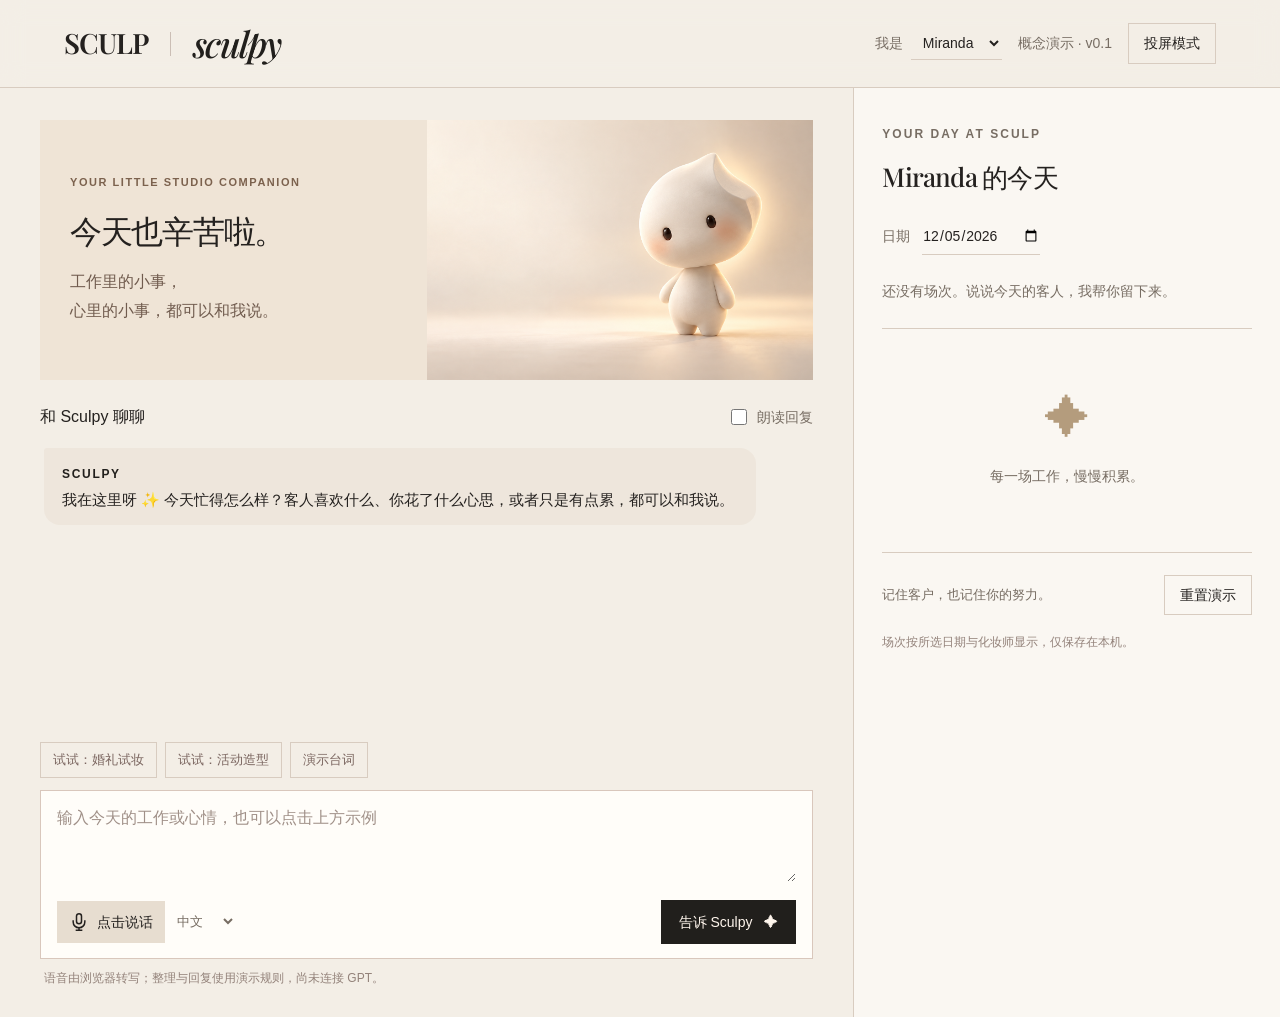
<file: index.html>
<!doctype html>
<html lang="zh-CN">
<head>
  <meta charset="UTF-8"><meta name="viewport" content="width=device-width, initial-scale=1">
  <meta name="theme-color" content="#f3eee6">
  <title>Sculpy · SCULP 的小助手</title>
  <meta name="description" content="和 Sculpy 说说今天的工作，一起记住每一次用心。SCULP 内部概念演示。">
  <link rel="icon" href="favicon.svg" type="image/svg+xml">
  <link rel="stylesheet" href="styles.css?v=20261002-3">
  <script src="parser.js?v=20261002-3" defer></script><script src="app.js?v=20261002-3" defer></script>
</head>
<body>
  <header class="topbar">
    <a class="brand" href="./" aria-label="Sculpy 首页">SCULP<span class="brand-line"></span><span class="brand-name">sculpy</span></a>
    <div class="header-tools"><label class="user-picker">我是 <select id="current-staff" aria-label="当前化妆师"><option>Miranda</option><option>Yuki</option><option>Mira</option><option>Angelina</option><option>Elaine</option><option>Giselle</option></select></label><span class="demo-label">概念演示 · v0.1</span><button id="presentation" class="quiet">投屏模式</button></div>
  </header>
  <main class="workspace">
    <section class="assistant-side" aria-label="与 Sculpy 对话">
      <div class="welcome">
        <img src="assets/sculpy.png" alt="奶油色的小精灵 Sculpy" class="character" width="1672" height="941">
        <div class="welcome-copy"><span class="eyebrow">YOUR LITTLE STUDIO COMPANION</span><h1>今天也辛苦啦。</h1><p>工作里的小事，<br>心里的小事，都可以和我说。</p></div>
        
      </div>
      <div class="chat-wrap">
        <div class="section-heading"><h2>和 Sculpy 聊聊</h2><label class="voice-option"><input type="checkbox" id="speak"> 朗读回复</label></div>
        <div id="messages" class="messages" role="log" aria-live="polite"><div class="message assistant"><span class="speaker">SCULPY</span><p>我在这里呀 ✨ 今天忙得怎么样？客人喜欢什么、你花了什么心思，或者只是有点累，都可以和我说。</p></div></div>
        <div class="examples"><button data-example="bridal">试试：婚礼试妆</button><button data-example="event">试试：活动造型</button><button id="guide-button">演示台词</button></div>
        <form id="chat-form" class="composer">
          <label class="sr-only" for="input">工作记录</label><textarea id="input" placeholder="输入今天的工作或心情，也可以点击上方示例" rows="3" maxlength="4000"></textarea>
          <div class="composer-actions"><div class="record-controls"><button type="button" id="mic" class="mic" aria-label="开始语音输入"><svg viewBox="0 0 24 24" width="20" height="20" fill="none" stroke="currentColor" stroke-width="1.8" aria-hidden="true"><rect x="9" y="2" width="6" height="12" rx="3"/><path d="M5 10v2a7 7 0 0 0 14 0v-2M12 19v3M8 22h8"/></svg><span id="mic-label">点击说话</span></button><select id="language" aria-label="语音识别语言"><option value="zh-CN">中文</option><option value="en-CA">English</option></select></div><button type="submit" id="send" class="primary">告诉 Sculpy <span aria-hidden="true">✦</span></button></div>
        </form>
        <p id="status" class="status" role="status">语音由浏览器转写；整理与回复使用演示规则，尚未连接 GPT。</p>
      </div>
    </section>
    <aside class="records-side" aria-label="当天的工作场次">
      <div class="record-top"><span class="eyebrow">YOUR DAY AT SCULP</span><h2 id="day-heading">Miranda 的今天</h2><label class="day-picker">日期 <input type="date" id="day" required></label></div>
      <p class="day-summary" id="day-summary">今天还没有场次。慢慢来，我陪你。</p>
      <div id="sessions" class="sessions" aria-live="polite"></div>
      <div class="day-footer"><p>记住客户，也记住你的努力。</p><button id="reset" class="quiet">重置演示</button></div>
      <p class="local-note">场次按所选日期与化妆师显示，仅保存在本机。</p>
    </aside>
  </main>
  <dialog id="guide"><div class="dialog-heading"><h2>和 Sculpy 说说话</h2><button id="close-guide" class="quiet">关闭</button></div><p class="guide-script">“Sculpy，今天给 Amy 做了 bridal trial，她喜欢自然一点的妆，眼妆不要太重。婚礼是 2026 年 11 月 8 号，她妈妈可能也要做造型。今天真的有点累。”</p><ol><li>选好化妆师和日期。</li><li>点击说话，说完再点停止，然后点「告诉 Sculpy」。</li><li>Sculpy 回应你，工作场次自动出现在右侧；需要时再展开修改。</li></ol><p>也可以只说：“今天好累，感觉自己做得不够好。” Sculpy 会陪你聊，不会凭空增加一场工作。</p><p class="guide-limit">概念 Demo：浏览器真实语音转写、预设规则回复、本机保存；尚未连接 GPT 或公司后台。请使用虚构客户资料。</p></dialog>
  <div id="toast" class="toast" role="status" hidden></div>
</body></html>
</file>
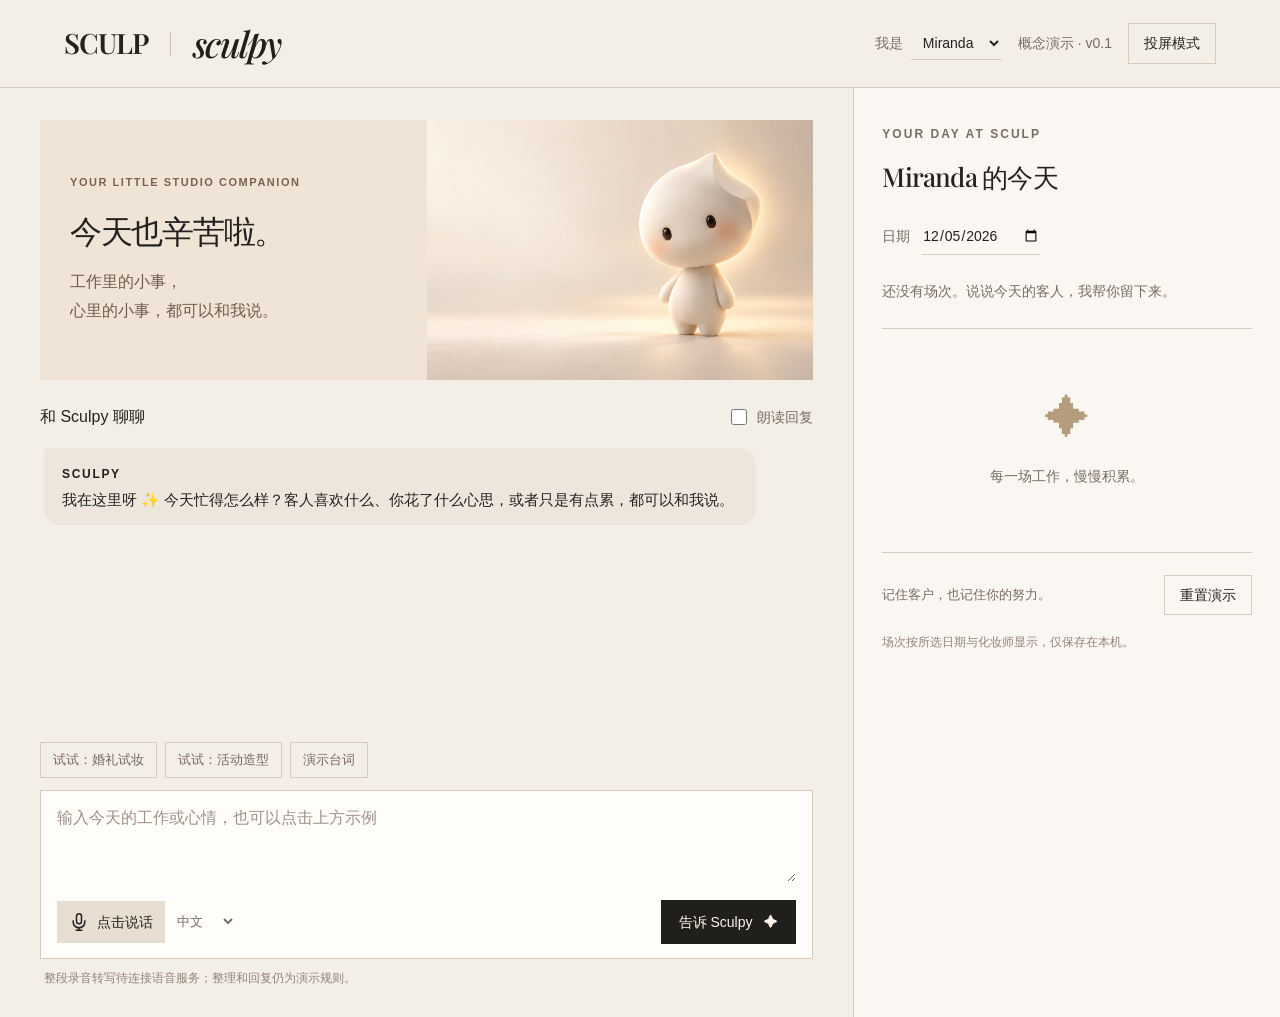
<file: next-voice/index.html>
<!doctype html>
<html lang="zh-CN">
<head>
  <meta charset="UTF-8"><meta name="viewport" content="width=device-width, initial-scale=1">
  <meta name="theme-color" content="#f3eee6">
  <title>Sculpy · SCULP 的小助手</title>
  <meta name="description" content="和 Sculpy 说说今天的工作，一起记住每一次用心。SCULP 内部概念演示。">
  <link rel="icon" href="../favicon.svg" type="image/svg+xml">
  <link rel="stylesheet" href="../styles.css?v=20261002-3">
  <script src="voice-config.js" defer></script><script src="../parser.js?v=20261002-3" defer></script><script src="app.js?v=voice-1" defer></script><script src="recorder.js" defer></script>
</head>
<body>
  <header class="topbar">
    <a class="brand" href="./" aria-label="Sculpy 首页">SCULP<span class="brand-line"></span><span class="brand-name">sculpy</span></a>
    <div class="header-tools"><label class="user-picker">我是 <select id="current-staff" aria-label="当前化妆师"><option>Miranda</option><option>Yuki</option><option>Mira</option><option>Angelina</option><option>Elaine</option><option>Giselle</option></select></label><span class="demo-label">概念演示 · v0.1</span><button id="presentation" class="quiet">投屏模式</button></div>
  </header>
  <main class="workspace">
    <section class="assistant-side" aria-label="与 Sculpy 对话">
      <div class="welcome">
        <img src="../assets/sculpy.png" alt="奶油色的小精灵 Sculpy" class="character" width="1672" height="941">
        <div class="welcome-copy"><span class="eyebrow">YOUR LITTLE STUDIO COMPANION</span><h1>今天也辛苦啦。</h1><p>工作里的小事，<br>心里的小事，都可以和我说。</p></div>
        
      </div>
      <div class="chat-wrap">
        <div class="section-heading"><h2>和 Sculpy 聊聊</h2><label class="voice-option"><input type="checkbox" id="speak"> 朗读回复</label></div>
        <div id="messages" class="messages" role="log" aria-live="polite"><div class="message assistant"><span class="speaker">SCULPY</span><p>我在这里呀 ✨ 今天忙得怎么样？客人喜欢什么、你花了什么心思，或者只是有点累，都可以和我说。</p></div></div>
        <div class="examples"><button data-example="bridal">试试：婚礼试妆</button><button data-example="event">试试：活动造型</button><button id="guide-button">演示台词</button></div>
        <form id="chat-form" class="composer">
          <label class="sr-only" for="input">工作记录</label><textarea id="input" placeholder="输入今天的工作或心情，也可以点击上方示例" rows="3" maxlength="4000"></textarea>
          <div class="composer-actions"><div class="record-controls"><button type="button" id="mic" class="mic" aria-label="开始语音输入"><svg viewBox="0 0 24 24" width="20" height="20" fill="none" stroke="currentColor" stroke-width="1.8" aria-hidden="true"><rect x="9" y="2" width="6" height="12" rx="3"/><path d="M5 10v2a7 7 0 0 0 14 0v-2M12 19v3M8 22h8"/></svg><span id="mic-label">点击说话</span></button><select id="language" aria-label="语音识别语言"><option value="zh-CN">中文</option><option value="en-CA">English</option></select></div><button type="submit" id="send" class="primary">告诉 Sculpy <span aria-hidden="true">✦</span></button></div>
        </form>
        <div id="audio-review" hidden><audio id="audio-preview" controls aria-label="回听这段录音" style="max-width:100%;margin-top:12px"></audio><button id="retry-audio" type="button" class="quiet" hidden>重试转写</button></div><p id="status" class="status" role="status">整段录音转写待连接语音服务；整理和回复仍为演示规则。</p>
      </div>
    </section>
    <aside class="records-side" aria-label="当天的工作场次">
      <div class="record-top"><span class="eyebrow">YOUR DAY AT SCULP</span><h2 id="day-heading">Miranda 的今天</h2><label class="day-picker">日期 <input type="date" id="day" required></label></div>
      <p class="day-summary" id="day-summary">今天还没有场次。慢慢来，我陪你。</p>
      <div id="sessions" class="sessions" aria-live="polite"></div>
      <div class="day-footer"><p>记住客户，也记住你的努力。</p><button id="reset" class="quiet">重置演示</button></div>
      <p class="local-note">场次按所选日期与化妆师显示，仅保存在本机。</p>
    </aside>
  </main>
  <dialog id="guide"><div class="dialog-heading"><h2>和 Sculpy 说说话</h2><button id="close-guide" class="quiet">关闭</button></div><p class="guide-script">“Sculpy，今天给 Amy 做了 bridal trial，她喜欢自然一点的妆，眼妆不要太重。婚礼是 2026 年 11 月 8 号，她妈妈可能也要做造型。今天真的有点累。”</p><ol><li>选好化妆师和日期。</li><li>点击说话，说完再点停止，然后点「告诉 Sculpy」。</li><li>Sculpy 回应你，工作场次自动出现在右侧；需要时再展开修改。</li></ol><p>也可以只说：“今天好累，感觉自己做得不够好。” Sculpy 会陪你聊，不会凭空增加一场工作。</p><p class="guide-limit">概念 Demo：整段录音经语音 API 转写、预设规则回复、本机保存；尚未连接 GPT 或公司后台。请使用虚构客户资料。</p></dialog>
  <div id="toast" class="toast" role="status" hidden></div>
</body></html>
</file>
<file: styles.css>
@import url('https://fonts.googleapis.com/css2?family=Playfair+Display:wght@500;600&family=Cormorant+Garamond:ital,wght@0,500;1,500&display=swap');
:root{--wine:#211f1c;--ink:#24211f;--muted:#776d63;--cream:#f3eee6;--line:#d8ccc0;--serif:'Playfair Display',Georgia,'Times New Roman',serif}*{box-sizing:border-box}body{margin:0;background:var(--cream);color:var(--ink);font-family:Arial,Helvetica,sans-serif;font-size:16px;line-height:1.6}button,input,textarea,select{font:inherit}button{cursor:pointer}button:disabled{cursor:wait;opacity:.55}button:focus-visible,a:focus-visible,summary:focus-visible{outline:3px solid #c88957;outline-offset:4px}input:focus-visible,textarea:focus-visible,select:focus-visible{outline:2px solid #b88765;outline-offset:2px}button{transition:background .2s,transform .2s}.topbar{height:88px;padding:0 5vw;display:flex;justify-content:space-between;align-items:center;border-bottom:1px solid var(--line)}.brand{display:flex;align-items:center;gap:22px;text-decoration:none;color:var(--ink);font-family:var(--serif);font-size:28px;letter-spacing:.14em}.brand-line{height:24px;width:1px;background:#cbbeb5}.brand-name{font-style:italic;letter-spacing:-.05em;font-size:36px;color:var(--wine)}.header-tools{display:flex;align-items:center;gap:22px}.demo-label{font-size:14px;color:var(--muted)}.quiet{border:1px solid var(--line);background:transparent;border-radius:30px;padding:8px 15px;font-size:14px;color:var(--ink)}.quiet:hover{background:#eee4da}.workspace{max-width:1500px;margin:auto;display:grid;grid-template-columns:minmax(0,1.16fr) minmax(380px,.84fr);min-height:calc(100vh - 88px)}.assistant-side{padding:32px 40px 28px;min-width:0}.welcome{height:280px;border-radius:16px;overflow:hidden;position:relative;background:#efe1d0}.character{width:100%;height:100%;display:block;object-fit:cover;object-position:center}.welcome-copy{position:absolute;top:42px;left:30px;max-width:55%}.eyebrow{font-size:12px;letter-spacing:.17em;font-weight:600;line-height:1.4;display:block}.welcome-copy .eyebrow{font-size:11px;color:#7c624e;max-width:220px}.welcome h1{font-size:clamp(25px,2.6vw,36px);line-height:1.35;font-weight:500;margin:20px 0 12px;letter-spacing:-.04em}.welcome p{font-size:17px;line-height:1.8;margin:0;color:#705b4e}.image-caption{position:absolute;bottom:18px;left:30px;color:#9a7e68;font-size:24px;font-family:var(--serif);font-style:italic}.chat-wrap{padding-top:24px}.section-heading{display:flex;justify-content:space-between;align-items:center;gap:16px}.section-heading h2{font-size:16px;font-weight:500;margin:0}.voice-option{font-size:14px;color:var(--muted);display:flex;align-items:center;gap:7px}.voice-option input{accent-color:var(--wine);width:16px;height:16px}.messages{height:190px;overflow:auto;padding:18px 4px 8px;scroll-behavior:smooth}.message{max-width:93%;padding:13px 18px;border-radius:14px;margin-bottom:12px;font-size:15px}.message p{margin:3px 0 0;white-space:pre-wrap;overflow-wrap:anywhere}.speaker{font-size:11px;font-weight:600;letter-spacing:.14em;color:var(--wine)}.assistant{background:#f1e8e2;border-radius:3px 16px 16px 16px}.user{margin-left:auto;background:var(--wine);color:#fff6ed;border-radius:16px 3px 16px 16px}.user .speaker{color:#e5c7cf}.examples{display:flex;gap:8px;flex-wrap:wrap;margin:12px 0}.examples button{font-size:13px;padding:7px 12px;border:1px solid var(--line);background:transparent;color:#7b6660;border-radius:24px}.examples button:hover{background:#efe3da}.composer{border:1px solid #d9c7bc;background:#fffdf9;border-radius:18px;padding:14px 16px;box-shadow:0 4px 16px #5c322606}.composer textarea{border:0;background:transparent;color:var(--ink);width:100%;resize:vertical;min-height:65px;max-height:200px;line-height:1.6;font-size:16px;padding:0}.composer textarea:focus{outline:0}.composer:focus-within{border-color:var(--wine);box-shadow:0 0 0 2px #722f4610}textarea::placeholder{color:#a09088}.composer-actions{display:flex;justify-content:space-between;align-items:center;gap:10px;margin-top:10px}.record-controls{display:flex;gap:8px;align-items:center}.mic{display:flex;align-items:center;gap:8px;border:0;background:#f1e7df;border-radius:12px;padding:10px 12px;color:var(--wine);font-size:14px}.mic.active{background:var(--wine);color:white;animation:pulse 1.5s infinite}.record-controls select{background:transparent;border:0;color:var(--muted);font-size:13px;max-width:83px}.primary{background:var(--wine);color:#fff6ed;border:0;border-radius:12px;padding:11px 18px;font-size:14px}.primary span{margin-left:8px}.primary:hover{background:#5f2339}.status{font-size:12px;color:#93827a;margin:10px 4px 0;min-height:20px}.status.error{color:#a63342}.records-side{background:#312c30;color:#faf4ee;padding:38px 36px 28px;min-width:0}.record-top .eyebrow{color:#c7aaa9}.record-top h2{font-size:23px;line-height:1.5;font-weight:400;letter-spacing:-.03em;margin:16px 0 12px}.local-badge{display:inline-block;font-size:12px;color:#c8b8b8;padding:4px 10px;border:1px solid #635055;border-radius:30px}.metrics{display:grid;grid-template-columns:repeat(3,1fr);margin:25px 0 28px;padding:20px 0;border-top:1px solid #51454b;border-bottom:1px solid #51454b}.metrics div{border-right:1px solid #51454b;padding-left:22px}.metrics div:first-child{padding-left:0}.metrics div:last-child{border:0}.metrics strong{display:block;font-family:var(--serif);font-size:38px;font-weight:400;line-height:1.2}.metrics span{font-size:13px;color:#b7a9ac}.empty{text-align:center;border:1px dashed #66545b;border-radius:16px;padding:45px 15px 50px;min-height:294px;color:#c4b4b7}.empty-symbol{font-size:45px;color:#c69caa;font-family:var(--serif)}.empty h3{font-size:18px;font-weight:400;color:#eee0dd;margin:12px 0}.empty p{font-size:14px;margin:0;line-height:1.9}.record-card{background:#fffaf5;color:var(--ink);border-radius:16px;padding:22px;animation:appear .4s ease;box-shadow:0 15px 35px #0002}.card-heading{display:flex;justify-content:space-between;align-items:center;margin-bottom:14px;font-size:11px;color:#a28a7c;letter-spacing:.1em}.record-state{border-radius:5px;background:#f2e5d2;color:#986f35;padding:4px 8px;font-size:12px;letter-spacing:0}.record-state.saved{background:#e2eee6;color:#356d52}.field{display:block;font-size:12px;color:#8d7771;margin-bottom:14px}.field input,.field textarea,.field select{display:block;width:100%;background:transparent;color:var(--ink);border:0;border-bottom:1px solid #ddcec5;border-radius:0;font-size:14px;padding:6px 0;min-height:35px}.field textarea{resize:vertical;max-height:180px;min-height:44px}.name-field input{font-size:26px;line-height:1.4;font-family:var(--serif)}.field-grid{display:grid;grid-template-columns:1fr 1fr;gap:0 18px}.original{font-size:12px;color:#9b847b;border-top:1px solid #e9ddd5;padding-top:8px}.original summary{cursor:pointer}.original p{white-space:pre-wrap;overflow-wrap:anywhere;max-height:160px;overflow:auto}.missing{font-size:12px;color:#986f35;min-height:18px}.save{border:0;background:var(--wine);color:#fff6ed;border-radius:10px;padding:11px;width:100%;font-size:15px}.save:hover{background:#5f2339}.save-note{font-size:11px;color:#a59389;text-align:center;margin:9px 0 0}.history-heading{display:flex;justify-content:space-between;align-items:center;margin:28px 0 12px}.history-heading h3{font-size:14px;font-weight:400;margin:0}.light{border-color:#66535b;color:#c6b8bd;padding:5px 11px;font-size:12px}.light:hover{background:#51414a}.history-empty{font-size:13px;color:#96878e}.history-item{display:flex;align-items:center;justify-content:space-between;gap:12px;width:100%;background:transparent;border:0;border-top:1px solid #51454b;padding:14px 0;color:#ede3df;text-align:left}.history-item:hover{background:#ffffff06}.history-item strong{font-size:15px;font-weight:500}.history-item small{display:block;font-size:12px;color:#b8a7ae;margin-top:3px}.history-item time{font-size:12px;color:#b8a7ae}.history{max-height:245px;overflow:auto}.records-footer{font-family:var(--serif);font-style:italic;color:#a88e97;font-size:13px;text-align:center;margin:28px 0 0}dialog{border:0;border-radius:18px;background:#fffaf5;color:var(--ink);max-width:600px;width:calc(100% - 32px);padding:28px;box-shadow:0 20px 100px #0005}dialog::backdrop{background:#221a21a6;backdrop-filter:blur(4px)}.dialog-heading{display:flex;justify-content:space-between;gap:15px;align-items:center}.dialog-heading h2{font-size:20px;font-weight:500;margin:0}.guide-script{background:#f1e7df;padding:20px;border-radius:12px;line-height:1.9}dialog p,dialog li{font-size:14px}.guide-limit{color:#927971;border-top:1px solid var(--line);padding-top:14px}.toast{position:fixed;bottom:26px;left:50%;transform:translateX(-50%);background:#fdf5e9;color:var(--wine);padding:14px 24px;border-radius:50px;box-shadow:0 6px 40px #0003;font-size:14px;z-index:10;max-width:90%;text-align:center}.sr-only{position:absolute;width:1px;height:1px;overflow:hidden;clip:rect(0,0,0,0)}[hidden]{display:none!important}.presenting .topbar{height:68px}.presenting .workspace{max-width:1600px}.presenting .assistant-side{padding-top:24px}.presenting .welcome{height:235px}.presenting .messages{height:230px}.presenting .message{font-size:18px}.presenting .status{font-size:13px}@keyframes pulse{50%{box-shadow:0 0 0 6px #722f4620}}@keyframes appear{from{opacity:0;transform:translateY(8px)}to{opacity:1;transform:translateY(0)}}@media(min-width:1500px){.assistant-side{padding:40px 50px}.welcome{height:310px}.messages{height:225px}}@media(max-width:900px){.workspace{grid-template-columns:minmax(0,1fr) minmax(320px,.85fr)}.assistant-side{padding:24px}.records-side{padding:30px 24px}.welcome{height:250px}.welcome-copy{left:20px;top:28px}.welcome-copy .eyebrow{font-size:10px;max-width:140px}.welcome h1{font-size:25px}.welcome p{font-size:15px}.composer-actions{align-items:flex-end}.record-controls{gap:4px}.mic{padding:10px 8px}.primary{padding:11px 12px}.record-top h2{font-size:20px}.field-grid{gap:0 12px}}@media(max-width:720px){.topbar{height:72px;padding:0 20px}.brand{font-size:23px;gap:14px}.brand-name{font-size:30px}.header-tools{gap:8px}.demo-label{font-size:11px}.header-tools .quiet{display:none}.workspace{display:block}.assistant-side{padding:20px}.welcome{height:240px}.welcome-copy{top:30px;left:24px}.welcome-copy .eyebrow{max-width:160px}.welcome h1{font-size:28px}.welcome p{font-size:16px}.messages{height:180px}.records-side{padding:30px 24px}.record-top h2{font-size:23px}.metrics{margin:20px 0}.empty{min-height:190px;padding:25px}.record-card{max-width:550px;margin:auto}.history{max-height:260px}.status{font-size:12px}.composer textarea{font-size:16px}.field input,.field textarea,.field select{font-size:16px}}@media(prefers-reduced-motion:reduce){*,*::before,*::after{animation:none!important;transition:none!important;scroll-behavior:auto!important}}

/* SCULP Studio: ivory, paper, charcoal; a quiet single-page workspace. */
.topbar{background:rgba(243,238,230,.65);backdrop-filter:blur(12px)}.brand{letter-spacing:-.035em;font-weight:600}.brand-name{font-family:var(--serif);font-weight:500}.welcome,.composer,.record-card,.empty{border-radius:0;box-shadow:none}.welcome{height:230px}.welcome-copy{top:30px}.welcome h1{font-family:var(--serif)}.image-caption{font-family:"Cormorant Garamond",Georgia,serif}.records-side{background:#faf7f2;color:var(--ink);border-left:1px solid var(--line)}.record-top .eyebrow,.local-badge{color:var(--muted)}.record-top h2{font-family:var(--serif);font-weight:500}.local-badge{border-color:var(--line)}.metrics{border-color:var(--line)}.metrics div{border-color:var(--line)}.metrics span,.history-item small,.history-item time{color:var(--muted)}.empty{border-color:var(--line);color:var(--muted)}.empty-symbol{color:#b49c7d}.empty h3{color:var(--ink)}.record-card{border:1px solid var(--line);background:#fffaf4}.history-item{border-color:var(--line);color:var(--ink)}.history-item:hover{background:#e7ddd040}.light{border-color:var(--line);color:var(--muted)}.light:hover{background:#e7ddd0}.records-footer{color:var(--muted)}.assistant{background:#e7ddd075}.user{background:#211f1c}.user .speaker{color:#d4bea2}.primary,.save{border-radius:0;background:#211f1c}.primary:hover,.save:hover{background:#d4bea2;color:#24211f}.mic{border-radius:0;color:var(--ink);background:#e7ddd0}.mic.active{background:#211f1c}.quiet,.examples button{border-radius:0}.welcome-copy .eyebrow{font-size:12px}.eyebrow,.speaker{font-size:12px}.field{font-size:14px}.status,.save-note,.card-heading{font-size:12px}.presenting .welcome{height:230px}@media(max-width:720px){.records-side{border-left:0;border-top:1px solid var(--line)}.welcome{height:240px}.welcome-copy .eyebrow{font-size:11px}.field-grid{gap:0 12px}}
/* Companion first; automatic daily sessions. */
.workspace{grid-template-columns:minmax(0,1.4fr) minmax(300px,.7fr)}
.welcome,.presenting .welcome{height:auto;min-height:250px;display:grid;grid-template-columns:1fr 1fr;align-items:center;background:#efe4d6;overflow:hidden}
.welcome-copy{position:static;grid-column:1;grid-row:1;max-width:none;padding:28px 0 28px 30px;z-index:1}
.welcome-copy .eyebrow{max-width:none;line-height:1.6;font-size:11px;letter-spacing:.14em}
.welcome h1{font-size:clamp(26px,2.5vw,34px);margin:16px 0 14px;line-height:1.4}.welcome p{font-size:16px;line-height:1.85}
.character{grid-column:2;grid-row:1;width:100%;height:260px;object-fit:cover;object-position:100% center}
.user-picker{display:flex;align-items:center;gap:8px;color:var(--muted);font-size:14px}.user-picker select{padding:7px 8px;border:0;border-bottom:1px solid var(--line);background:transparent;color:var(--ink)}
.messages{height:300px}.presenting .messages{height:330px}
.records-side{padding:38px 28px}.record-top h2{font-size:26px;margin:14px 0 22px}.day-picker{display:flex;align-items:center;gap:12px;font-size:14px;color:var(--muted)}.day-picker input{background:transparent;border:0;border-bottom:1px solid var(--line);padding:6px 0;color:var(--ink);min-width:0}
.day-summary{font-size:14px;color:var(--muted);margin:24px 0;line-height:1.8}.session-empty{text-align:center;border-top:1px solid var(--line);padding:50px 12px;color:var(--muted)}.session-empty p{font-size:14px}.session-card{border-top:1px solid var(--line);padding:22px 0}.session-title{display:flex;align-items:baseline;gap:15px}.session-index{font:italic 24px 'Cormorant Garamond',Georgia,serif;color:#a18c75}.session-title h3{font-family:var(--serif);font-size:24px;font-weight:500;margin:0}.session-service{font-size:14px;margin:4px 0 14px 37px;color:var(--muted)}.session-note{font-size:14px;margin:6px 0;color:#645950;overflow-wrap:anywhere}.session-details{font-size:13px;color:var(--muted);margin-top:15px}.session-details summary{cursor:pointer}.session-raw{font-size:14px;white-space:pre-wrap;overflow-wrap:anywhere}.session-edit{display:grid;gap:12px}.session-edit label{font-size:13px}.session-edit input,.session-edit textarea{display:block;width:100%;font-size:16px;border:1px solid var(--line);background:transparent;padding:8px;color:var(--ink)}.session-edit button{justify-self:start}.day-footer{border-top:1px solid var(--line);padding-top:22px;display:flex;align-items:center;justify-content:space-between;gap:14px}.day-footer p{font-size:13px;color:var(--muted);margin:0}.local-note{font-size:12px;color:#93827a;margin-top:18px}.header-tools{gap:16px}
@media(max-width:1000px){.workspace{grid-template-columns:minmax(0,1.3fr) minmax(290px,.8fr)}.welcome-copy{padding-left:20px}.welcome h1{font-size:26px}.welcome p{font-size:14px}.welcome-copy .eyebrow{font-size:10px}.demo-label{display:none}}
@media(max-width:720px){.workspace{display:block}.topbar{height:auto;min-height:76px;gap:12px;padding:16px 20px;flex-wrap:wrap}.brand{font-size:22px}.brand-name{font-size:29px}.header-tools{margin-left:auto}.welcome{min-height:225px}.welcome-copy{padding:22px 0 22px 20px}.character{height:240px}.welcome h1{font-size:25px;line-height:1.5}.welcome p{font-size:14px}.welcome-copy .eyebrow{font-size:9px}.messages{height:300px}.records-side{padding:28px 24px}.user-picker select{max-width:110px}.day-footer{flex-wrap:wrap}}
</file>
